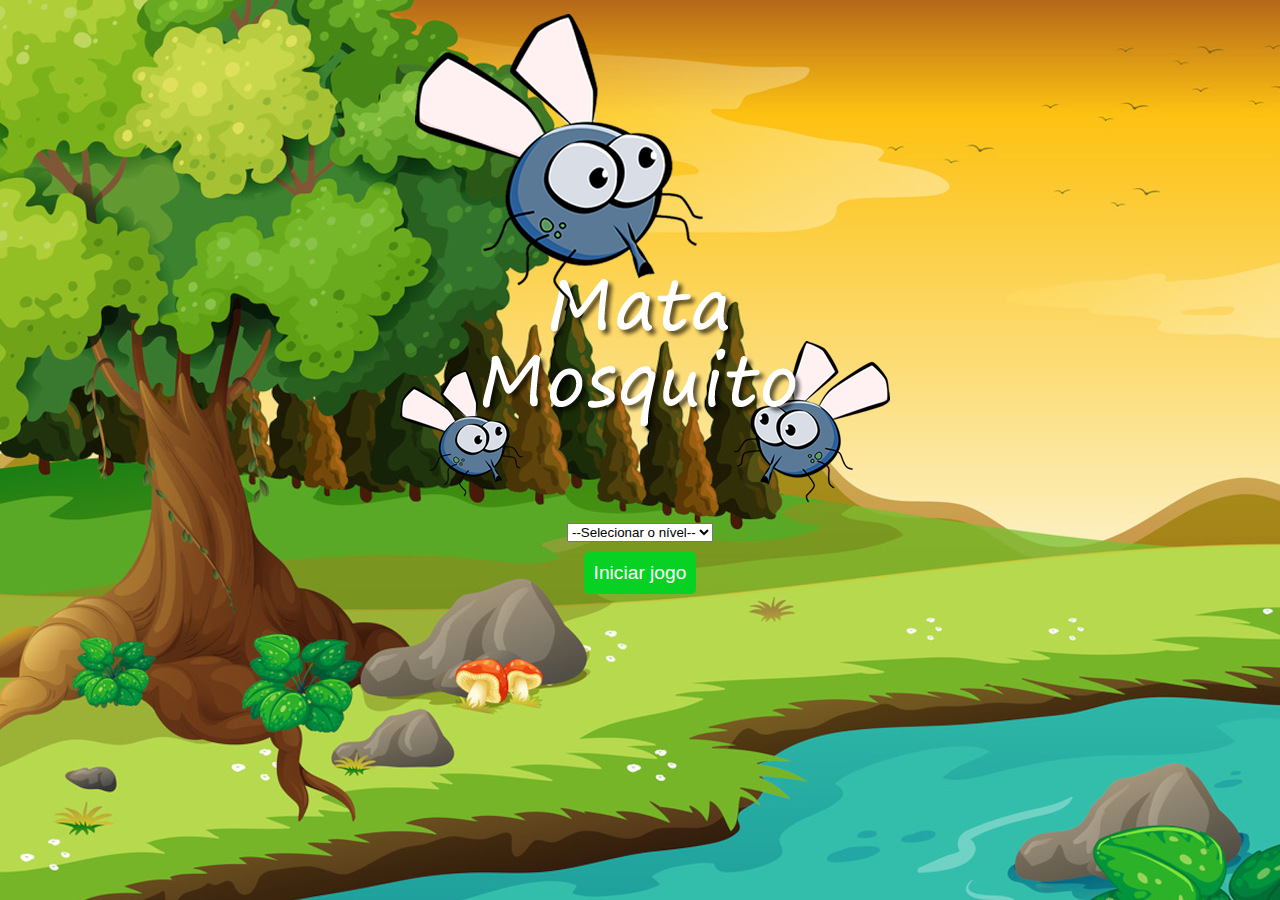
<file: index.html>
<!DOCTYPE html>
<html lang="pt-br">
<head>
    <meta charset="UTF-8">
    <meta name="viewport" content="width=device-width, initial-scale=1.0">
    <title>Mata Mosquito</title>
    <link rel="stylesheet" type="text/css" href="estilo.css">
    <style>
        div.item1, div.item2, div.item3 {
            display: flex;
            justify-content: center;
            align-items: center;
            padding: 5px;
        }
       
        button {
            padding: 10px;
            border-radius: 5px;
            border: none;
            font-size: 1.2em;
            background-color: rgb(7, 209, 34);
            cursor: pointer;
            color: #fff;
            
        }
        div.conteudo {
            width: 60%;
            margin:auto;
        }

        @media screen and (max-width: 600px) {
            img {
                width: 100%;
            }
        }
    </style>

    <script>
        function iniciarJogo(){
            var nivel = document.getElementById('nivel').value

            if(nivel === ''){
                alert('Selecione um nível para iniciar o jogo')
                return false
            }
            window.location.href='jogo.html?' + nivel
        }
    </script>
</head>
<body>
   <div class="conteudo">
        <div class="item1">
                <img src="imagens/game.png"  >
        </div>
        <div class="item3">
            <select name="" id="nivel">
                <option value="">--Selecionar o nível--</option>
                <option value="Normal">Normal</option>
                <option value="Dificil">Difícil</option>
                <option value="Brabo">Brabo</option>
            </select>
        </div>
         <div class="item2">
              <button onclick="iniciarJogo()">Iniciar jogo</button>
        </div>
    </div>
     
</body>
</html>
</file>
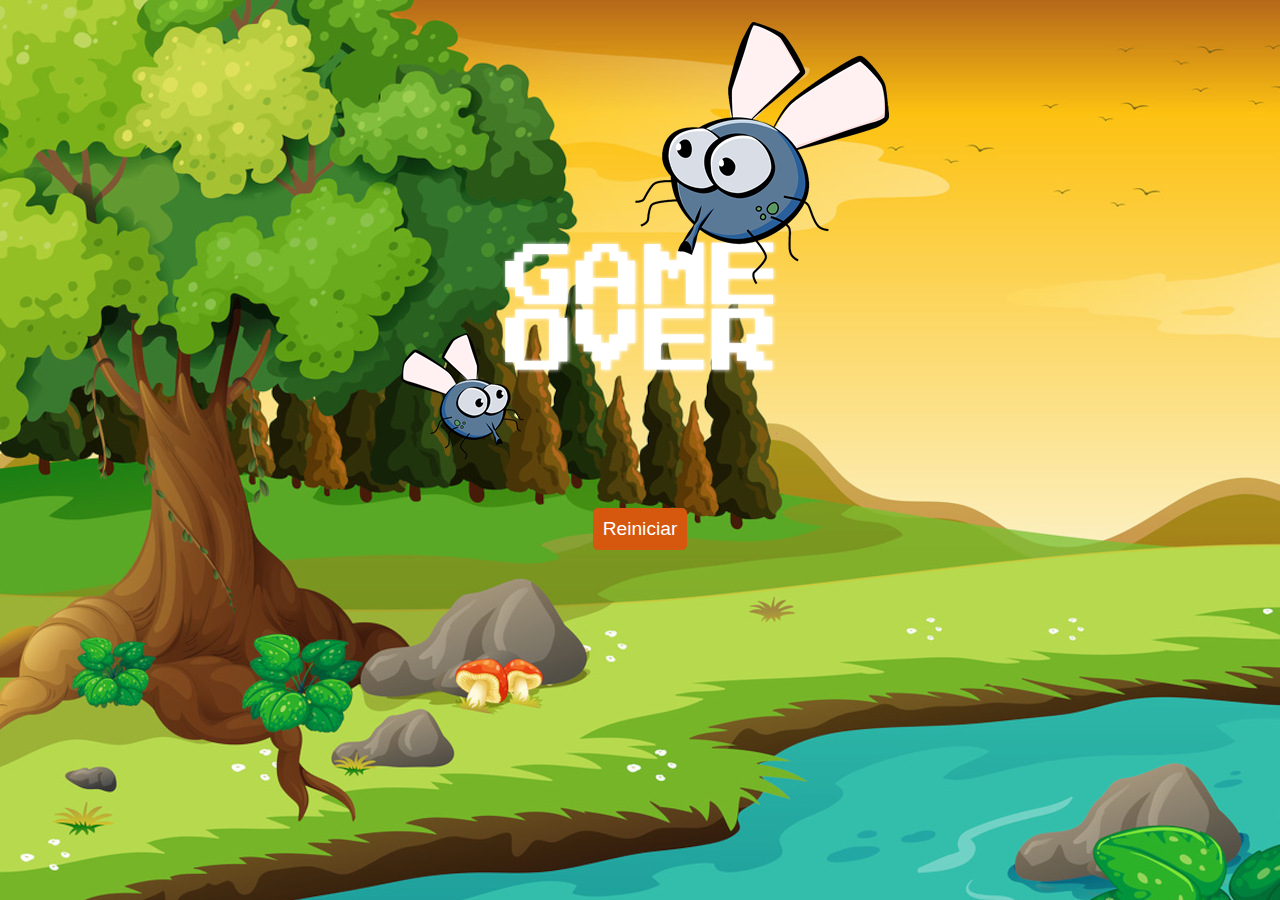
<file: fim_de_jogo.html>
<!DOCTYPE html>
<html lang="pt-br">
<head>
    <meta charset="UTF-8">
    <meta name="viewport" content="width=device-width, initial-scale=1.0">
    <title>Fim de jogo</title>
    <link rel="stylesheet" type="text/css" href="estilo.css">
    <style>
        div.item1, div.item2 {
            display: flex;
            justify-content: center;
            align-items: center;
        }
       
        button {
            padding: 10px;
            border-radius: 5px;
            border: none;
            font-size: 1.2em;
            background-color: rgb(214, 87, 14);
            cursor: pointer;
            color: #fff;
            
        }
        div.conteudo {
            width: 60%;
            margin:auto;
        }

        @media screen and (max-width: 600px) {
            img {
                width: 100%;
            }
        }
    </style>
</head>
<body>
   <div class="conteudo">
        <div class="item1">
                <img src="imagens/game_over.png"  >
        </div>
         <div class="item2">
              <button onclick="window.location.href='index.html'">Reiniciar</button>
        </div>
    </div>
     
</body>
</html>
</file>
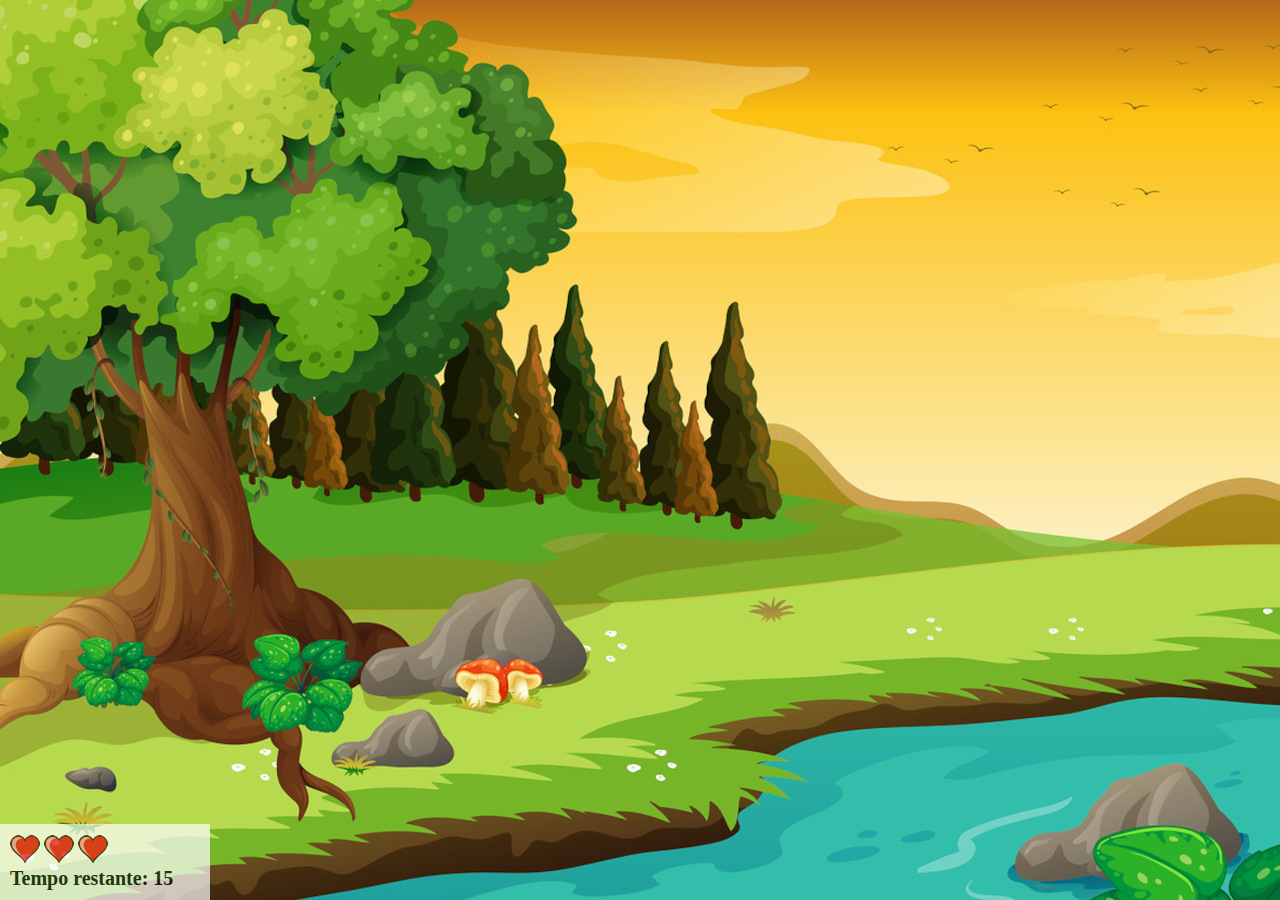
<file: jogo.html>
<!DOCTYPE html>
<html lang="pt-br">
<head>
    <meta charset="UTF-8">
    <meta name="viewport" content="width=device-width, initial-scale=1.0">
    <title>Mata Mosquito</title>
    <script src="jogo.js"></script>
    <link rel="stylesheet" type="text/css" href="estilo.css">
</head>
<body onresize="ajustaTamanhoPalcojogo()">

    <div class="painel">
        <div class="vidas">
            <img id="v1" src="imagens/coracao_cheio.png">
            <img id="v2" src="imagens/coracao_cheio.png">
            <img id="v3" src="imagens/coracao_cheio.png">
        </div>
        <div class="cronometro">
            Tempo restante: <span id="cronometro"></span>
        </div>
    </div>
   
    <script>
        document.getElementById('cronometro').innerHTML = tempo

       var criaMosquito = setInterval(function(){
            posicaoRandom()},criaMosquitoTempo)
        
        
    </script>
</body>
</html>
</file>
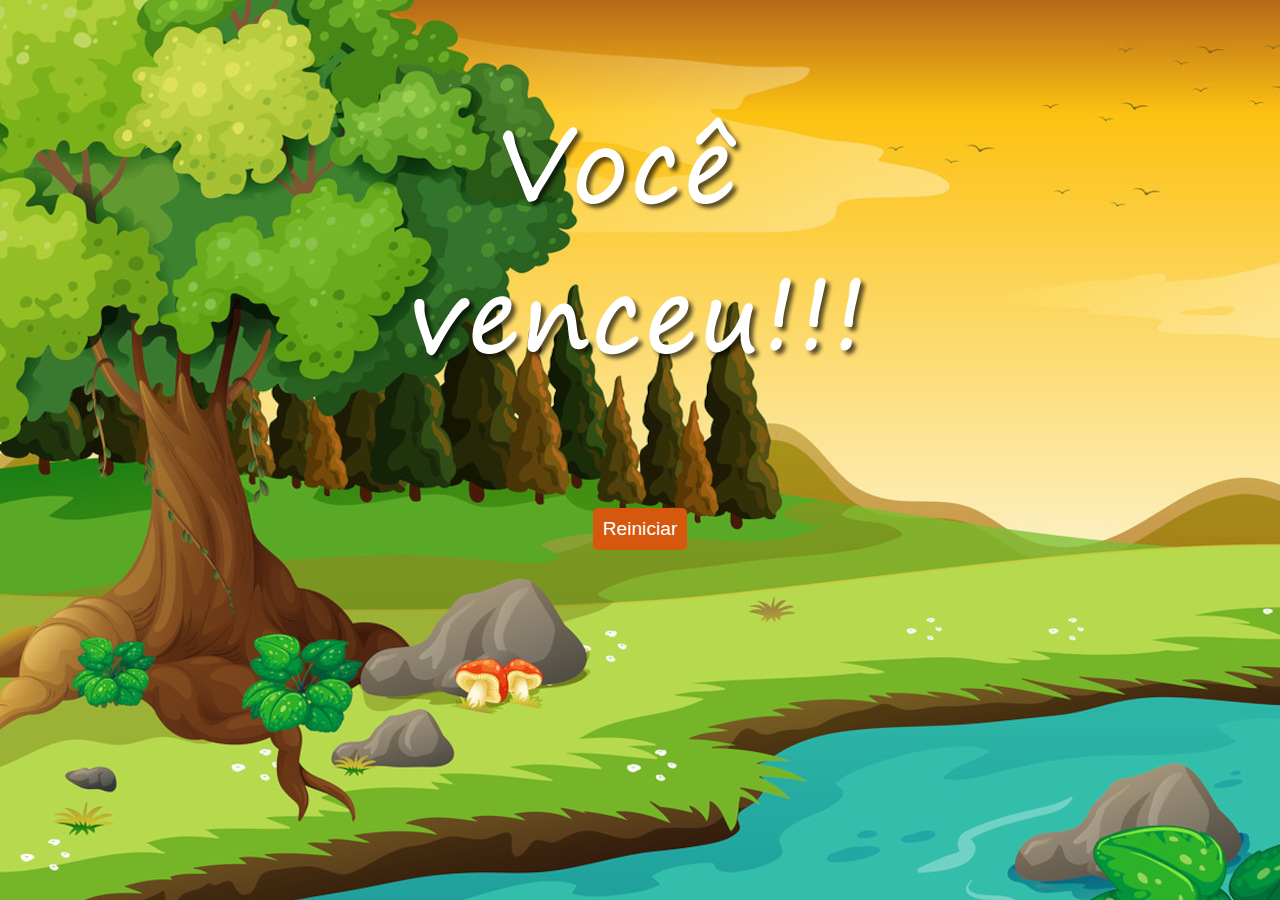
<file: vitoria.html>
<!DOCTYPE html>
<html lang="pt-br">
<head>
    <meta charset="UTF-8">
    <meta name="viewport" content="width=device-width, initial-scale=1.0">
    <title>Vitória</title>
    <link rel="stylesheet" type="text/css" href="estilo.css">
    <style>
        div.item1, div.item2 {
            display: flex;
            justify-content: center;
            align-items: center;
        }
       
        button {
            padding: 10px;
            border-radius: 5px;
            border: none;
            font-size: 1.2em;
            background-color: rgb(214, 87, 14);
            cursor: pointer;
            color: #fff;
            
        }
        div.conteudo {
            width: 60%;
            margin:auto;
        }

        @media screen and (max-width: 600px) {
            img {
                width: 100%;
            }
        }
    </style>
</head>
<body>
   <div class="conteudo">
        <div class="item1">
                <img src="imagens/vitoria.png"  >
        </div>
         <div class="item2">
              <button onclick="window.location.href='index.html'">Reiniciar</button>
        </div>
    </div>
     
</body>
</html>
</file>
<file: estilo.css>
html {
    cursor: url(imagens/mata_mosquito.png) 30 30, auto;
}
body {
    background-image: url(imagens/bg1.jpg);
    background-repeat: no-repeat;
    background-size: auto auto;
    
}


.mosquito1 {
    width: 50px;
    height: 50px;
}
.mosquito2 {
    width: 70px;
    height: 70px;
}
.mosquito3 {
    width: 90px;
    height: 90px;
}
.ladoA {
    transform: scaleX(1);
}
.ladoB {
    transform: scaleX(-1);
}
.painel {
    position: absolute;
    width: 190px;
    padding: 10px;
    bottom: 0px;
    left: 0px;
    border-top: solid 1px #fff;
    background-color: #fff;
    opacity: 0.7;
    
}
.vidas {
    float: left;
}
.cronometro {
    float: left;
    font-size: 20px;
    font-weight: bolder;
}
// Fim de jogo
</file>
